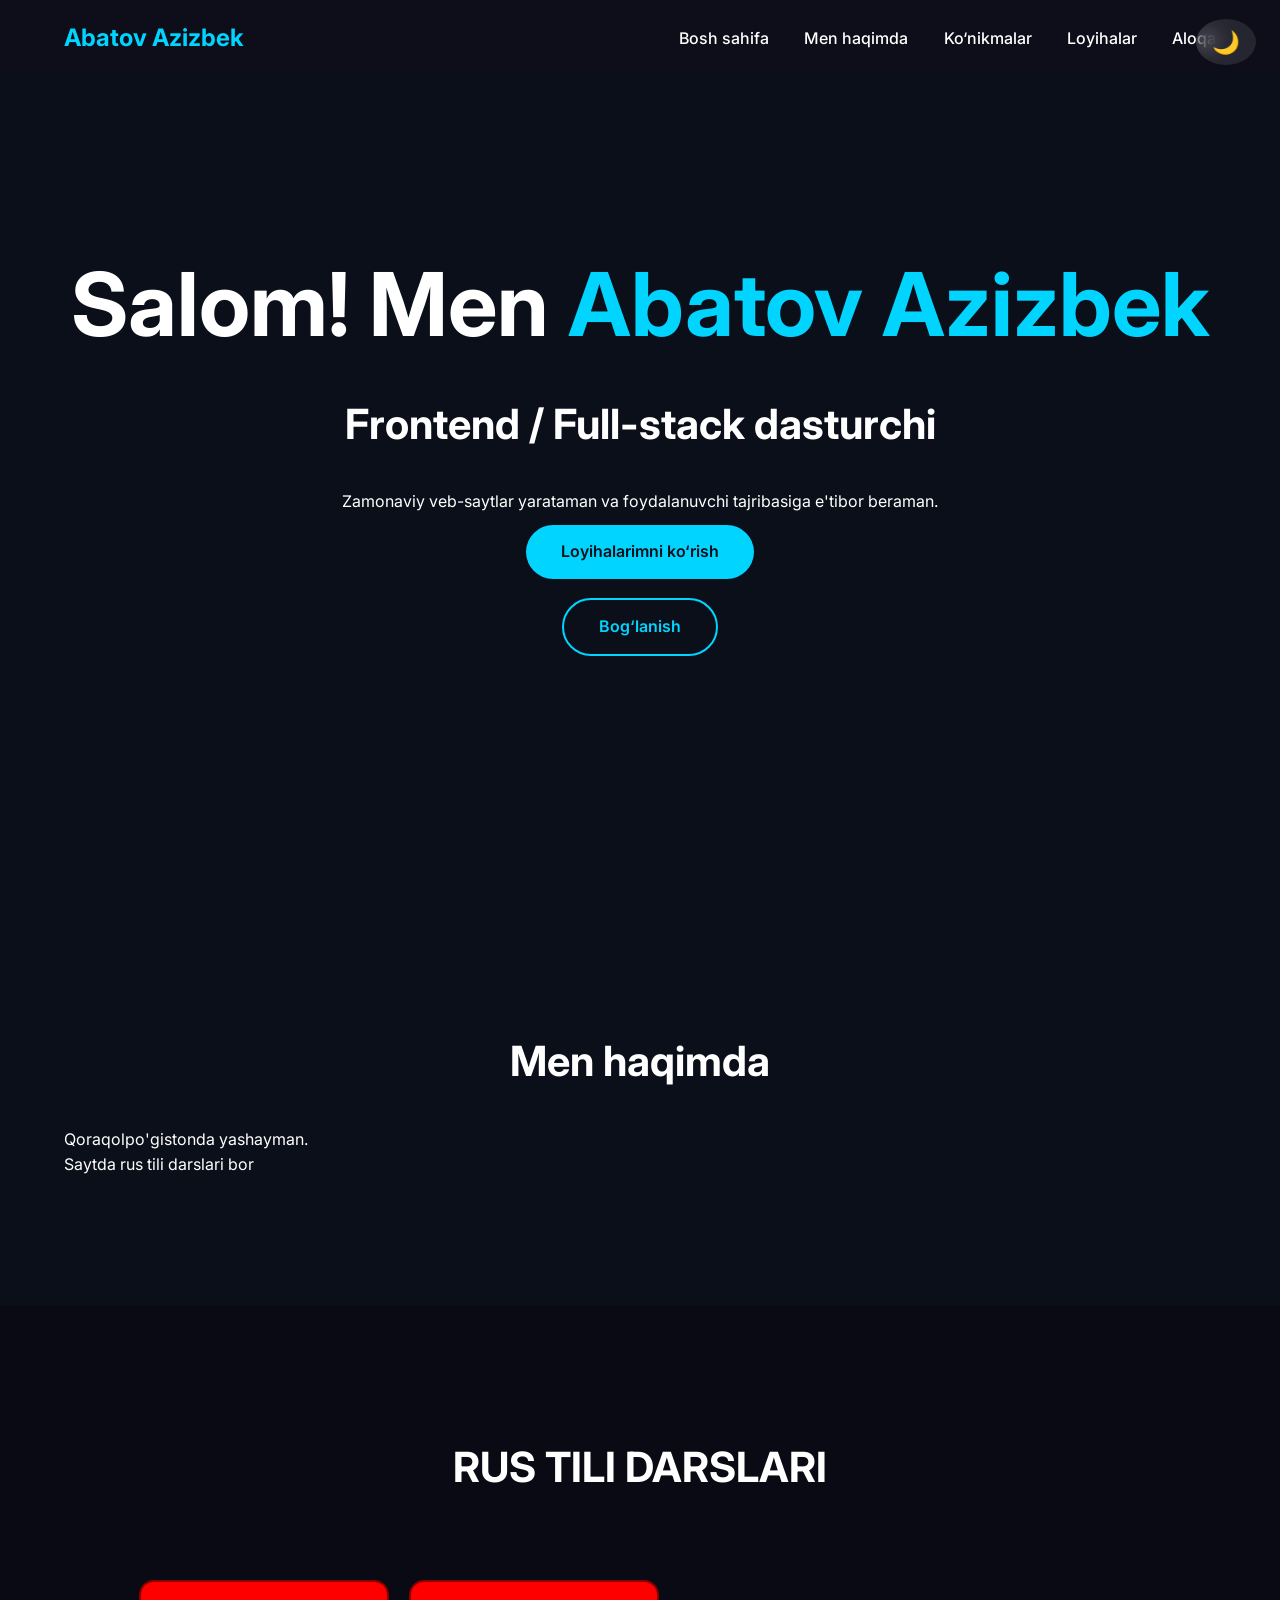
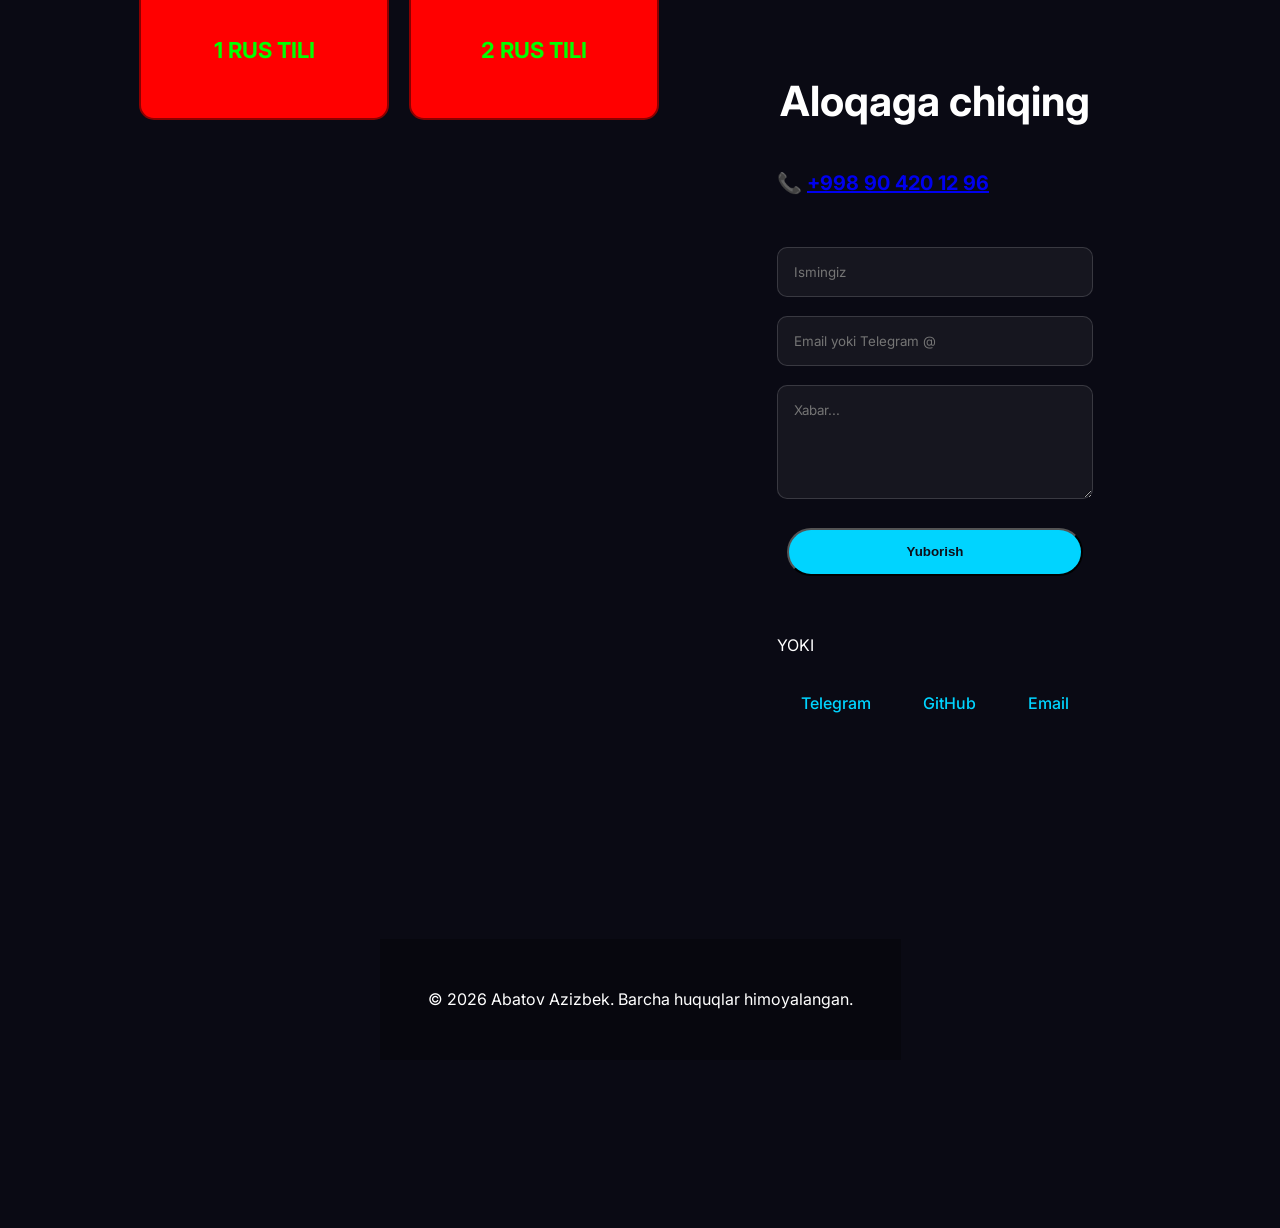
<file: index.html>
<!DOCTYPE html>
<html lang="uz">
<head>
  <meta charset="UTF-8" />
  <meta name="viewport" content="width=device-width, initial-scale=1.0"/>
  <title>Mening Portfolio Saytim — Abatov Azizbek</title>
  <meta name="description" content="Men web dasturchiman. Loyihalar, tajriba va aloqa">
  <link rel="stylesheet" href="styles.css"/>
  <link rel="preconnect" href="https://fonts.googleapis.com">
  <link rel="preconnect" href="https://fonts.gstatic.com" crossorigin>
  <link href="https://fonts.googleapis.com/css2?family=Inter:wght@300;400;500;600;700&display=swap" rel="stylesheet">
</head>
<body>

  <!-- Toggle Dark/Light mode -->
  <button class="theme-toggle" aria-label="Tema o'zgartirish">🌙</button>

  <header id="home">
    <nav class="navbar">
      <div class="logo">Abatov Azizbek</div>
      <ul class="nav-links">
        <li><a href="#home">Bosh sahifa</a></li>
        <li><a href="#about">Men haqimda</a></li>
        <li><a href="#skills">Ko‘nikmalar</a></li>
        <li><a href="#projects">Loyihalar</a></li>
        <li><a href="#contact">Aloqa</a></li>
      </ul>
    </nav>

    <div class="hero">
      <h1>Salom! Men <span class="highlight">Abatov Azizbek</span></h1>
      <h2>Frontend / Full-stack dasturchi</h2>
      <p>Zamonaviy veb-saytlar yarataman va foydalanuvchi tajribasiga e'tibor beraman.</p>
      <a href="#projects" class="btn primary">Loyihalarimni ko‘rish</a>
      <a href="#contact" class="btn outline">Bog‘lanish</a>
    </div>
  </header>

    <!-- About -->
    <section id="about">
      <h2>Men haqimda</h2>
      <div class="about-container">
        <div class="about-text">
          <p>Qoraqolpo'gistonda yashayman.</p>
          <p>Saytda rus tili darslari bor</p>
        </div>
      </div>
    </section>

    <!-- Skills -->
    <!-- Skills / RUS TILI DARSLARI bo'limi -->
<section id="skills" class="dark-section">
  <h2>RUS TILI DARSLARI</h2>
  
  <div class="skills-grid">
    
<div class="cards">

<a href="1-rus-tili.html" class="card">
1 RUS TILI
</a>

<a href="2-rus.html" class="card">
2 RUS TILI
</a>

</div>
      
   <!-- Contact -->
    <section id="contact" class="dark-section">
      <h2>Aloqaga chiqing</h2>
      <p class="phone">
📞 <a href="tel:+998904201296">+998 90 420 12 96</a>
</p>
      <form id="contact-form" class="contact-form">
        <input type="text" placeholder="Ismingiz" required/>
        <input type="email" placeholder="Email yoki Telegram @" required/>
        <textarea placeholder="Xabar..." rows="5" required></textarea>
        <button type="submit" class="btn primary">Yuborish</button>
      </form>
      <p class="or">YOKI</p>
      <div class="social-links">
        <a href="https://t.me/abatov" target="_blank">Telegram</a>
        <a href="https://github.com/abatov" target="_blank">GitHub</a>
        <a href="mailto:example@email.com">Email</a>
      </div>
    </section>
  </main>

  <footer>
    <p>© 2026 Abatov Azizbek. Barcha huquqlar himoyalangan.</p>
  </footer>
</file>
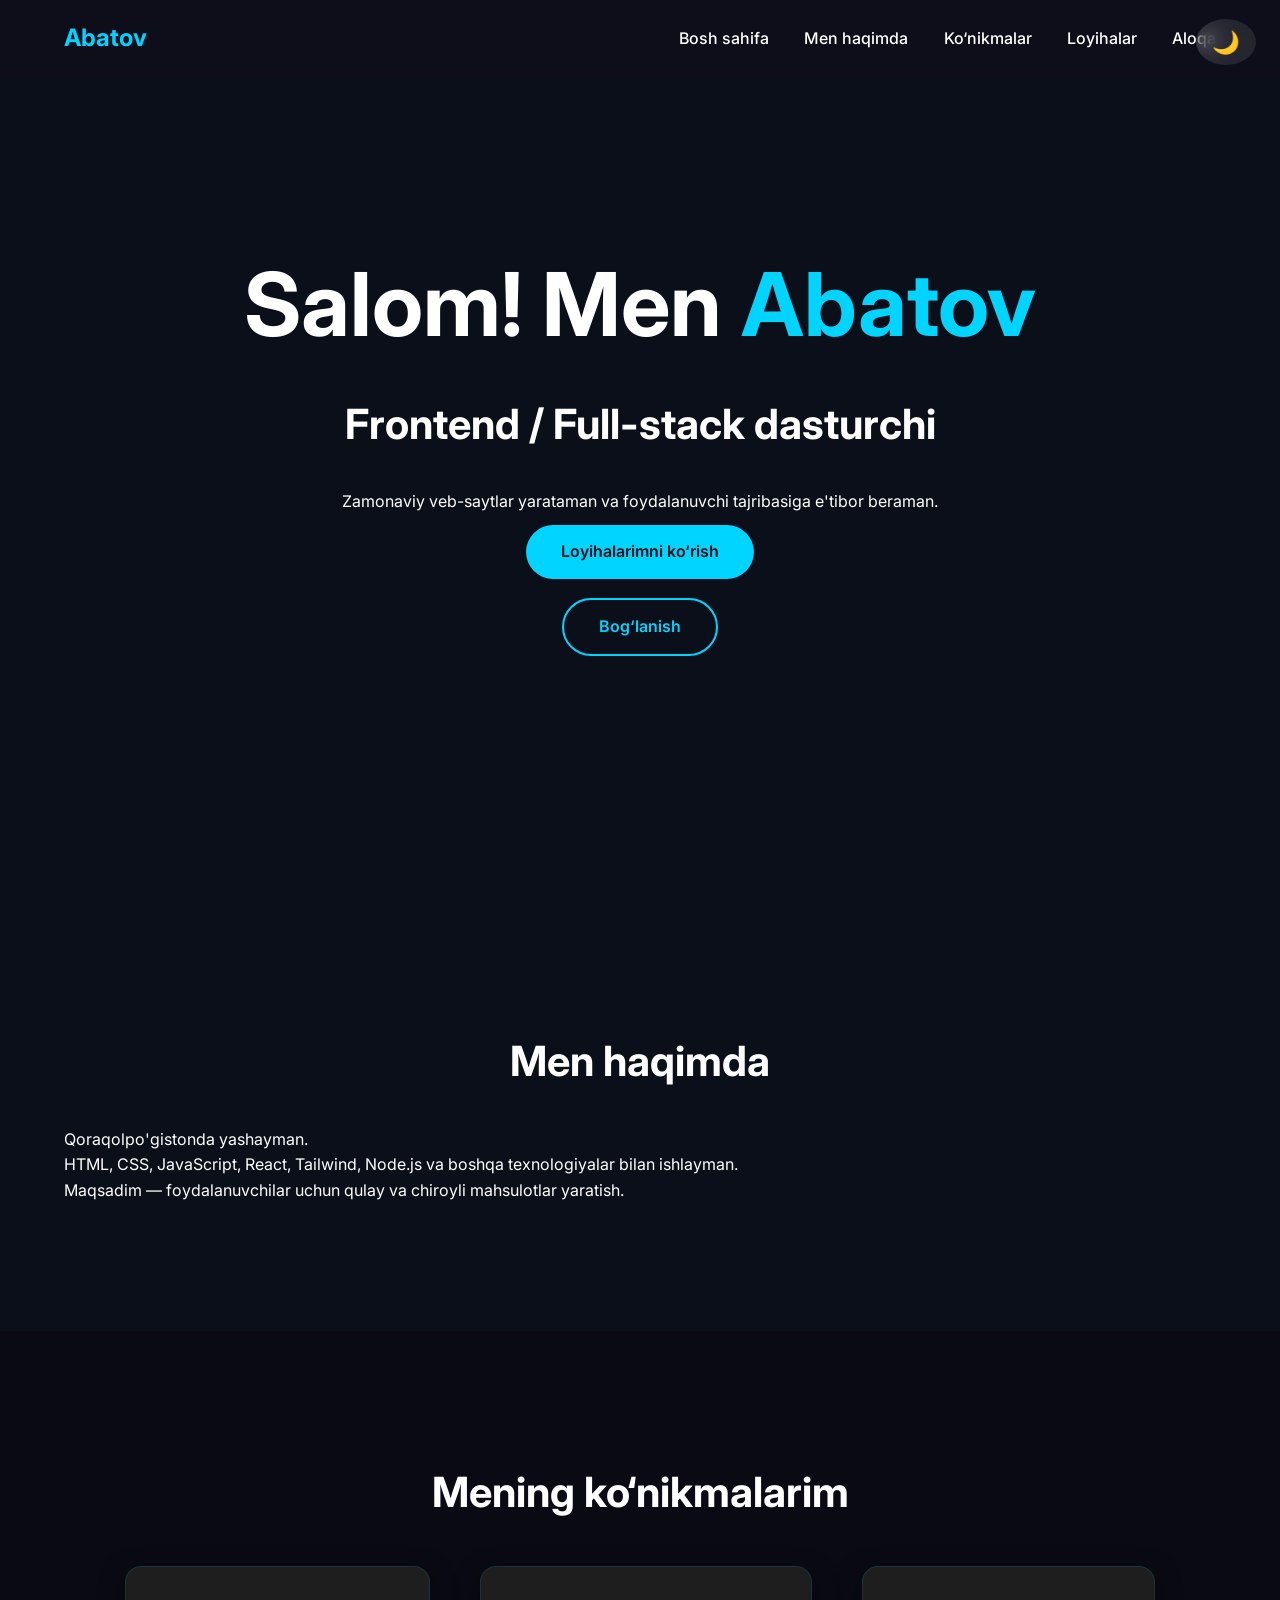
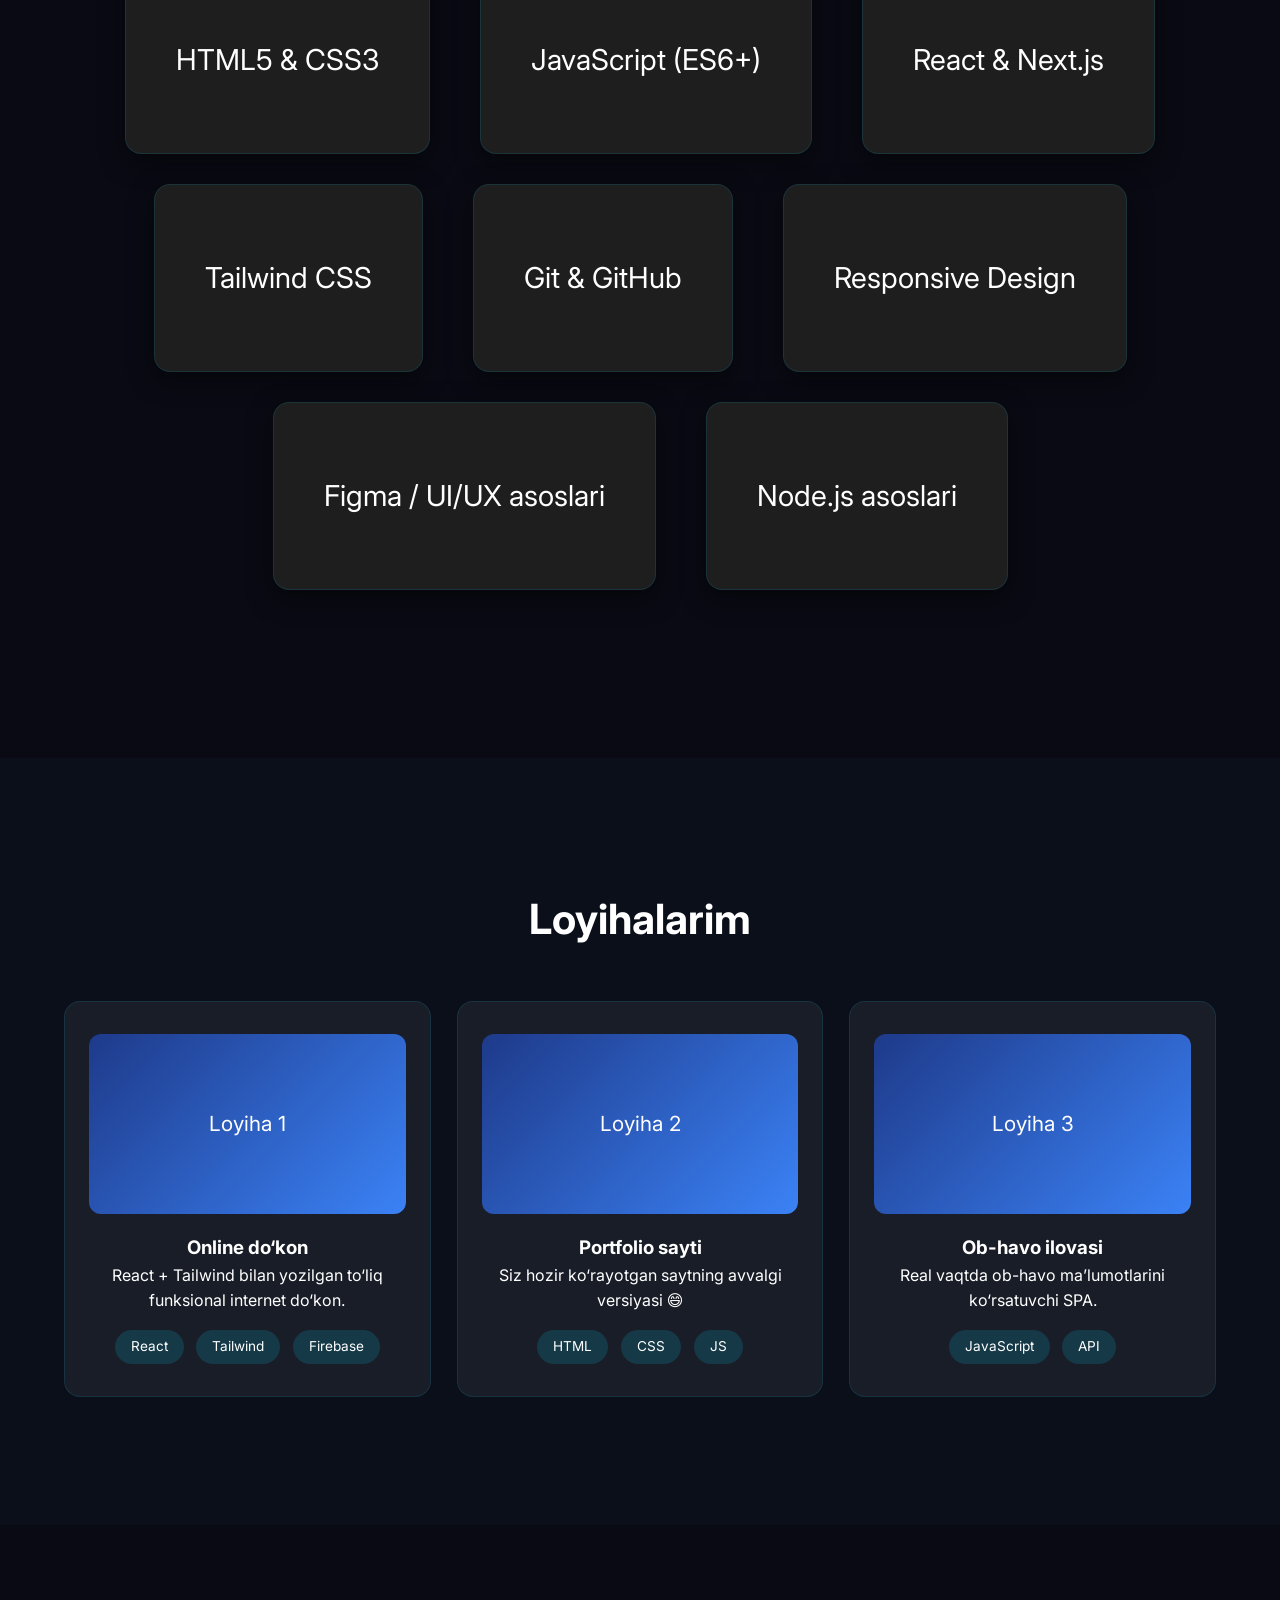
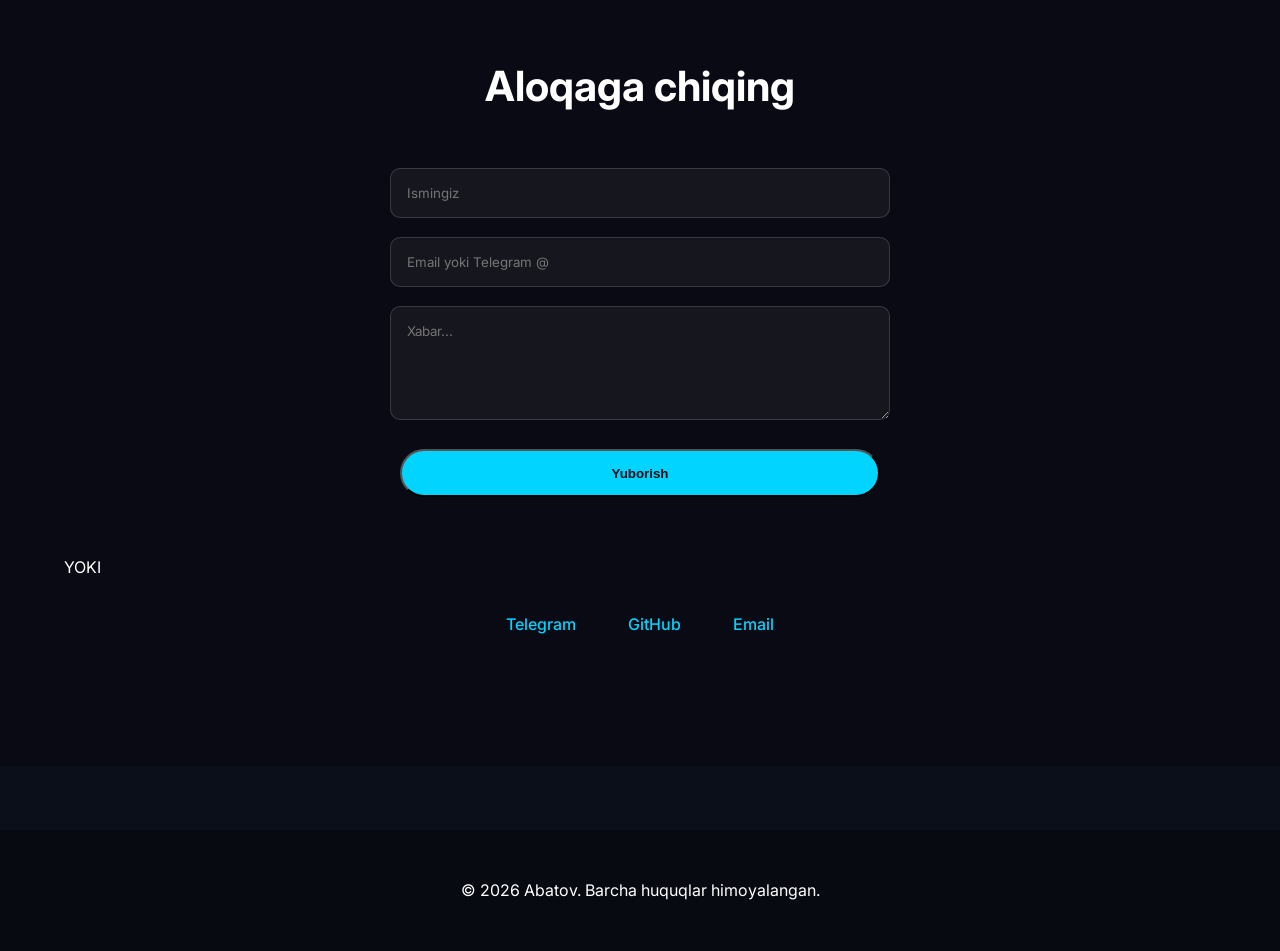
<file: index.html.html>
<!DOCTYPE html>
<html lang="uz">
<head>
  <meta charset="UTF-8" />
  <meta name="viewport" content="width=device-width, initial-scale=1.0"/>
  <title>Mening Portfolio Saytim — Abatov</title>
  <meta name="description" content="Men web dasturchiman. Loyihalar, tajriba va aloqa">
  <link rel="stylesheet" href="styles.css"/>
  <link rel="preconnect" href="https://fonts.googleapis.com">
  <link rel="preconnect" href="https://fonts.gstatic.com" crossorigin>
  <link href="https://fonts.googleapis.com/css2?family=Inter:wght@300;400;500;600;700&display=swap" rel="stylesheet">
</head>
<body>

  <!-- Toggle Dark/Light mode -->
  <button class="theme-toggle" aria-label="Tema o'zgartirish">🌙</button>

  <header id="home">
    <nav class="navbar">
      <div class="logo">Abatov</div>
      <ul class="nav-links">
        <li><a href="#home">Bosh sahifa</a></li>
        <li><a href="#about">Men haqimda</a></li>
        <li><a href="#skills">Ko‘nikmalar</a></li>
        <li><a href="#projects">Loyihalar</a></li>
        <li><a href="#contact">Aloqa</a></li>
      </ul>
    </nav>

    <div class="hero">
      <h1>Salom! Men <span class="highlight">Abatov</span></h1>
      <h2>Frontend / Full-stack dasturchi</h2>
      <p>Zamonaviy veb-saytlar yarataman va foydalanuvchi tajribasiga e'tibor beraman.</p>
      <a href="#projects" class="btn primary">Loyihalarimni ko‘rish</a>
      <a href="#contact" class="btn outline">Bog‘lanish</a>
    </div>
  </header>

  <main>
    <!-- About -->
    <section id="about">
      <h2>Men haqimda</h2>
      <div class="about-container">
        <div class="about-text">
          <p>Qoraqolpo'gistonda yashayman.</p>
          <p>HTML, CSS, JavaScript, React, Tailwind, Node.js va boshqa texnologiyalar bilan ishlayman.</p>
          <p>Maqsadim — foydalanuvchilar uchun qulay va chiroyli mahsulotlar yaratish.</p>
        </div>
      </div>
    </section>

    <!-- Skills -->
    <section id="skills" class="dark-section">
      <h2>Mening ko‘nikmalarim</h2>
      <div class="skills-grid">
        <div class="skill-card">HTML5 & CSS3</div>
        <div class="skill-card">JavaScript (ES6+)</div>
        <div class="skill-card">React & Next.js</div>
        <div class="skill-card">Tailwind CSS</div>
        <div class="skill-card">Git & GitHub</div>
        <div class="skill-card">Responsive Design</div>
        <div class="skill-card">Figma / UI/UX asoslari</div>
        <div class="skill-card">Node.js asoslari</div>
      </div>
    </section>

    <!-- Projects -->
    <section id="projects">
      <h2>Loyihalarim</h2>
      <div class="projects-grid">
        <div class="project-card">
          <div class="project-img placeholder">Loyiha 1</div>
          <h3>Online do‘kon</h3>
          <p>React + Tailwind bilan yozilgan to‘liq funksional internet do‘kon.</p>
          <div class="tags">
            <span>React</span><span>Tailwind</span><span>Firebase</span>
          </div>
        </div>

        <div class="project-card">
          <div class="project-img placeholder">Loyiha 2</div>
          <h3>Portfolio sayti</h3>
          <p>Siz hozir ko‘rayotgan saytning avvalgi versiyasi 😄</p>
          <div class="tags">
            <span>HTML</span><span>CSS</span><span>JS</span>
          </div>
        </div>

        <div class="project-card">
          <div class="project-img placeholder">Loyiha 3</div>
          <h3>Ob-havo ilovasi</h3>
          <p>Real vaqtda ob-havo ma’lumotlarini ko‘rsatuvchi SPA.</p>
          <div class="tags">
            <span>JavaScript</span><span>API</span>
          </div>
        </div>
      </div>
    </section>

    <!-- Contact -->
    <section id="contact" class="dark-section">
      <h2>Aloqaga chiqing</h2>
      <form id="contact-form" class="contact-form">
        <input type="text" placeholder="Ismingiz" required/>
        <input type="email" placeholder="Email yoki Telegram @" required/>
        <textarea placeholder="Xabar..." rows="5" required></textarea>
        <button type="submit" class="btn primary">Yuborish</button>
      </form>
      <p class="or">YOKI</p>
      <div class="social-links">
        <a href="https://t.me/abatov" target="_blank">Telegram</a>
        <a href="https://github.com/abatov" target="_blank">GitHub</a>
        <a href="mailto:example@email.com">Email</a>
      </div>
    </section>
  </main>

  <footer>
    <p>© 2026 Abatov. Barcha huquqlar himoyalangan.</p>
  </footer>

  <script src="script.js"></script>
</body>
</html>
</file>
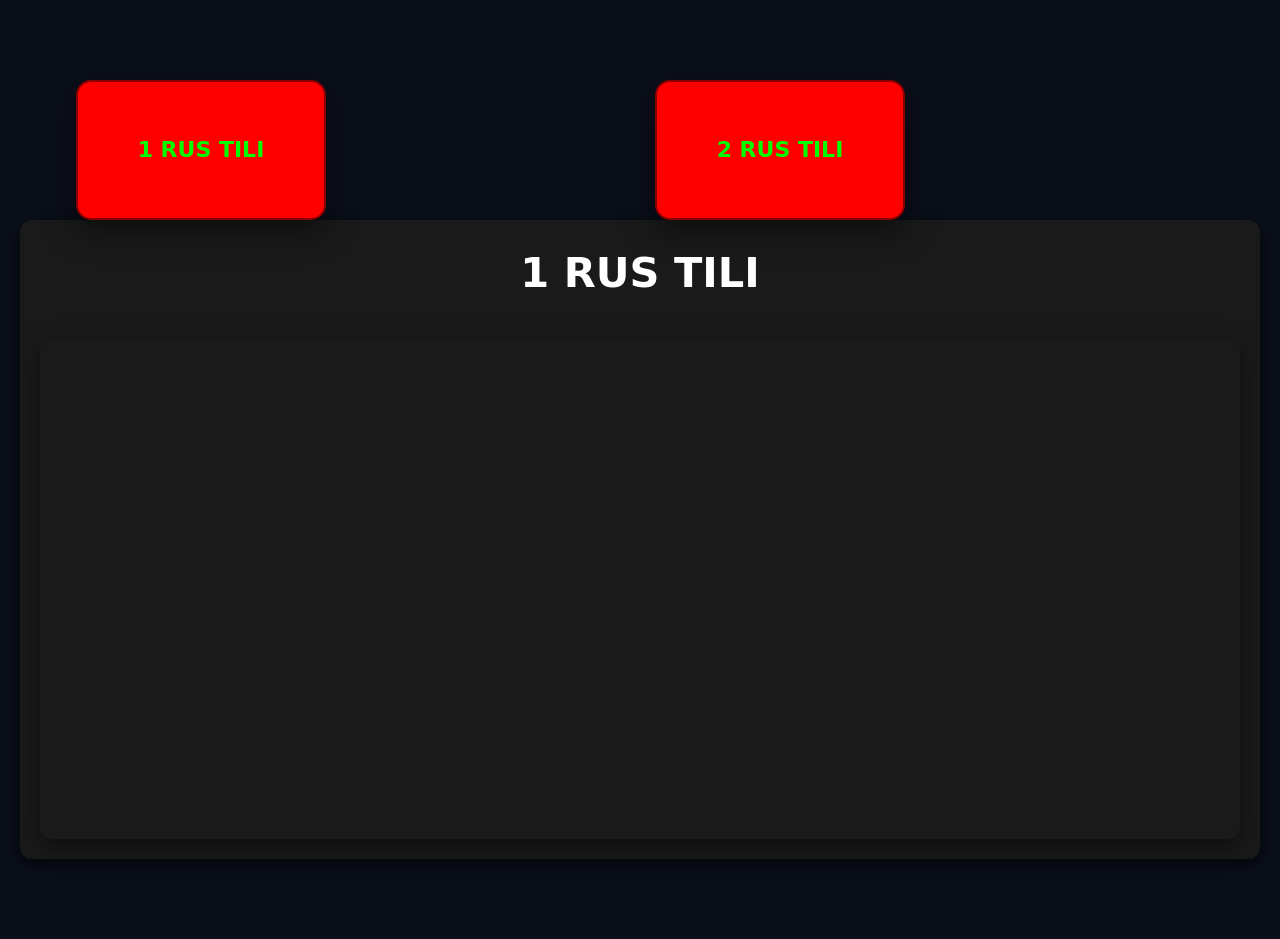
<file: rustiliindex.html>
<div class="cards" style="display: flex; gap: 30px; justify-content: center; margin-top: 60px;">
  <a href="1-rus-tili.html" class="card-link">
    <div class="card">
      1 RUS TILI
    </div>
  </a>

  <a href="2-rus-tili.html" class="card-link">
    <div class="card">
      2 RUS TILI
    </div>
  </a>
</div>

<style>
  .card-link {
    text-decoration: none;
    color: inherit;
    width: 45%;          /* yoki fixed width: 300px; */
    display: block;
  }

  .card {
    background: #1e1e1e;
    color: white;
    padding: 60px 20px;
    text-align: center;
    font-size: 1.6rem;
    border-radius: 16px;
    cursor: pointer;
    transition: all 0.3s;
    box-shadow: 0 10px 30px rgba(0,0,0,0.5);
  }

  .card:hover {
    transform: translateY(-8px);
    box-shadow: 0 20px 40px rgba(0,0,0,0.7);
    background: #2a2a2a;
  }
</style>
<!DOCTYPE html>
<html lang="uz">
<head>
  <meta charset="UTF-8">
  <meta name="viewport" content="width=device-width, initial-scale=1.0">
  <title>1-Rus tili darslari</title>
  <style>
    body {
      margin: 0;
      background: #0f0f0f;
      color: white;
      font-family: Arial, sans-serif;
      padding: 20px;
      line-height: 1.6;
    }
    .container { max-width: 1100px; margin: 0 auto; }
    h1 { text-align: center; margin: 40px 0; color: #4da6ff; }
    .back {
      display: inline-block;
      margin: 20px 0 40px;
      padding: 10px 20px;
      background: #0066cc;
      color: white;
      text-decoration: none;
      border-radius: 8px;
      font-weight: bold;
    }
    .lesson {
      margin-bottom: 60px;
      background: #1a1a1a;
      padding: 20px;
      border-radius: 12px;
      box-shadow: 0 4px 15px rgba(0,0,0,0.6);
    }
    .lesson h3 { margin-bottom: 15px; color: #66b3ff; }
    iframe {
      border-radius: 12px;
      box-shadow: 0 8px 25px rgba(0,0,0,0.5);
    }
  </style>
</head>
<body>
<!DOCTYPE html>
<html lang="uz">
<head>
<meta charset="UTF-8">
<title>1 RUS TILI</title>

<link rel="stylesheet" href="styles.css">

</head>

<body>

<div class="lesson">

<h2>1 RUS TILI</h2>

<iframe
width="100%"
height="500"
src="https://www.youtube.com/embed/NubrWHBh4O0"
frameborder="0"
allowfullscreen>
</iframe>

</div>

<script src="script.js"></script>

</body>
</html>
</file>
<file: styles.css>
* {
    margin: 0;
    padding: 0;
    box-sizing: border-box;
}

body {
    font-family: 'Inter', system-ui, sans-serif;
    line-height: 1.6;
    color: #e0e0e0;
    background: #0f0f1a;
    transition: background 0.4s, color 0.4s;
}

body.light {
    background: #f8f9fa;
    color: #1a1a2e;
}

.theme-toggle {
    position: fixed;
    top: 1.2rem;
    right: 1.5rem;
    z-index: 1000;
    background: rgba(255, 255, 255, 0.1);
    border: none;
    font-size: 1.4rem;
    cursor: pointer;
    padding: 0.6rem 1rem;
    border-radius: 50%;
    backdrop-filter: blur(10px);
    transition: all 0.3s;
}

.theme-toggle:hover {
    transform: scale(1.15);
}

.navbar {
    position: fixed;
    top: 0;
    width: 100%;
    padding: 1.2rem 5%;
    display: flex;
    justify-content: space-between;
    align-items: center;
    background: rgba(15, 15, 26, 0.7);
    backdrop-filter: blur(12px);
    z-index: 900;
    transition: all 0.4s;
}

body.light .navbar {
    background: rgba(248, 249, 250, 0.8);
}

.logo {
    font-size: 1.5rem;
    font-weight: 700;
    color: #00d4ff;
}

.nav-links {
    display: flex;
    list-style: none;
    gap: 2.2rem;
}

.nav-links a {
    color: inherit;
    text-decoration: none;
    font-weight: 500;
    transition: color 0.3s;
}

.nav-links a:hover {
    color: #00d4ff;
}

.hero {
    min-height: 100vh;
    display: flex;
    flex-direction: column;
    justify-content: center;
    align-items: center;
    text-align: center;
    padding: 0 5%;
}

h1 {
    font-size: clamp(2.8rem, 8vw, 5.5rem);
    margin-bottom: 1rem;
}

.highlight {
    color: #00d4ff;
}

h2 {
    font-size: 2.6rem;
    margin-bottom: 2rem;
    text-align: center;
}

.btn {
    display: inline-block;
    padding: 0.9rem 2.2rem;
    margin: 0.6rem;
    border-radius: 50px;
    font-weight: 600;
    text-decoration: none;
    transition: all 0.3s;
}

.primary {
    background: #00d4ff;
    color: #0f0f1a;
}

.primary:hover {
    background: #00b8e0;
    transform: translateY(-3px);
}

.outline {
    border: 2px solid #00d4ff;
    color: #00d4ff;
}

.outline:hover {
    background: #00d4ff;
    color: #0f0f1a;
}

section {
    padding: 8rem 5%;
}

.dark-section {
    background: #0a0a14;
}

.skills-grid,
.projects-grid {
    display: grid;
    grid-template-columns: repeat(auto-fit, minmax(220px, 1fr));
    gap: 1.6rem;
    margin-top: 3rem;
}

.skill-card,
.project-card {
    background: rgba(255, 255, 255, 0.06);
    padding: 2rem 1.5rem;
    border-radius: 16px;
    text-align: center;
    transition: all 0.35s;
    border: 1px solid rgba(0, 212, 255, 0.12);
}

body.light .skill-card,
body.light .project-card {
    background: white;
    border-color: #ddd;
    box-shadow: 0 4px 20px rgba(0, 0, 0, 0.08);
}

.skill-card:hover,
.project-card:hover {
    transform: translateY(-10px);
    border-color: #00d4ff;
    box-shadow: 0 20px 40px rgba(0, 212, 255, 0.15);
}

.project-img.placeholder {
    height: 180px;
    background: linear-gradient(135deg, #1e3a8a, #3b82f6);
    display: flex;
    align-items: center;
    justify-content: center;
    font-size: 1.3rem;
    color: white;
    border-radius: 12px;
    margin-bottom: 1.2rem;
}

.tags {
    margin-top: 1rem;
    display: flex;
    gap: 0.8rem;
    justify-content: center;
    flex-wrap: wrap;
}

.tags span {
    background: rgba(0, 212, 255, 0.15);
    padding: 0.4rem 1rem;
    border-radius: 30px;
    font-size: 0.85rem;
}

.contact-form {
    max-width: 500px;
    margin: 3rem auto;
    display: flex;
    flex-direction: column;
    gap: 1.2rem;
}

input,
textarea {
    padding: 1rem;
    border: 1px solid rgba(255, 255, 255, 0.15);
    border-radius: 10px;
    background: rgba(255, 255, 255, 0.05);
    color: inherit;
    font-family: inherit;
}

body.light input,
body.light textarea {
    background: white;
    border-color: #d1d5db;
    color: #1a1a2e;
}

.social-links {
    text-align: center;
    margin-top: 2rem;
}

.social-links a {
    margin: 0 1.5rem;
    color: #00d4ff;
    text-decoration: none;
    font-weight: 500;
}

footer {
    text-align: center;
    padding: 3rem;
    background: rgba(0, 0, 0, 0.3);
    margin-top: 4rem;
}

@media (max-width: 768px) {
    .nav-links {
        display: none;
    }
    /* mobil uchun oddiy menyuni keyinroq qo'shsa bo'ladi */
    h1 {
        font-size: 3.2rem;
    }
    h2 {
        font-size: 2.2rem;
    }
}
.skills-grid {
  display: flex;
  flex-wrap: wrap;
  justify-content: center;
  gap: 30px 50px;
  margin: 40px 0;
}

.skill-card {
  background: #1e1e1e;
  color: white;
  padding: 70px 50px;
  font-size: 1.8rem;
  text-align: center;
  border-radius: 16px;
  cursor: pointer;
  transition: all 0.3s ease;
  min-width: 220px;
  box-shadow: 0 8px 25px rgba(0,0,0,0.5);
}

.skill-card:hover {
  transform: translateY(-8px);
  box-shadow: 0 15px 35px rgba(0,0,0,0.7);
  background: #252525;
}
.lesson{
  margin-bottom:60px;
  background:#1a1a1a;
  padding:20px;
  border-radius:12px;
}

.video{
  position:relative;
  padding-bottom:56.25%;
  height:0;
  overflow:hidden;
}

.video iframe{
  position:absolute;
  top:0;
  left:0;
  width:100%;
  height:100%;
  border-radius:10px;
}
.cards{
display:flex;
gap:20px;
justify-content:center;
flex-wrap:wrap;
margin-top:40px;
padding:0 10px;
}

.card{
width:250px;
height:140px;
display:flex;
align-items:center;
justify-content:center;
font-size:22px;
font-weight:bold;
text-decoration:none;
color:lime;
background:red;
border-radius:15px;
border:2px solid darkred;
transition:0.3s;
}

.card:hover{
background:darkred;
transform:scale(1.05);
}

/* TELEFON UCHUN */
@media (max-width:600px){

.cards{
flex-direction:column;
align-items:center;
}

.card{
width:90%;
height:120px;
font-size:20px;
}

}

/* DARK MODE (default) */
body{
background:#0b0f1a;
color:white;
transition:0.3s;
}

/* LIGHT MODE */
body.light{
background:#ffffff;
color:#111;
}
.phone{
font-size:20px;
margin-bottom:20px;
color:#00ff6a;
font-weight:bold;
}
</file>
